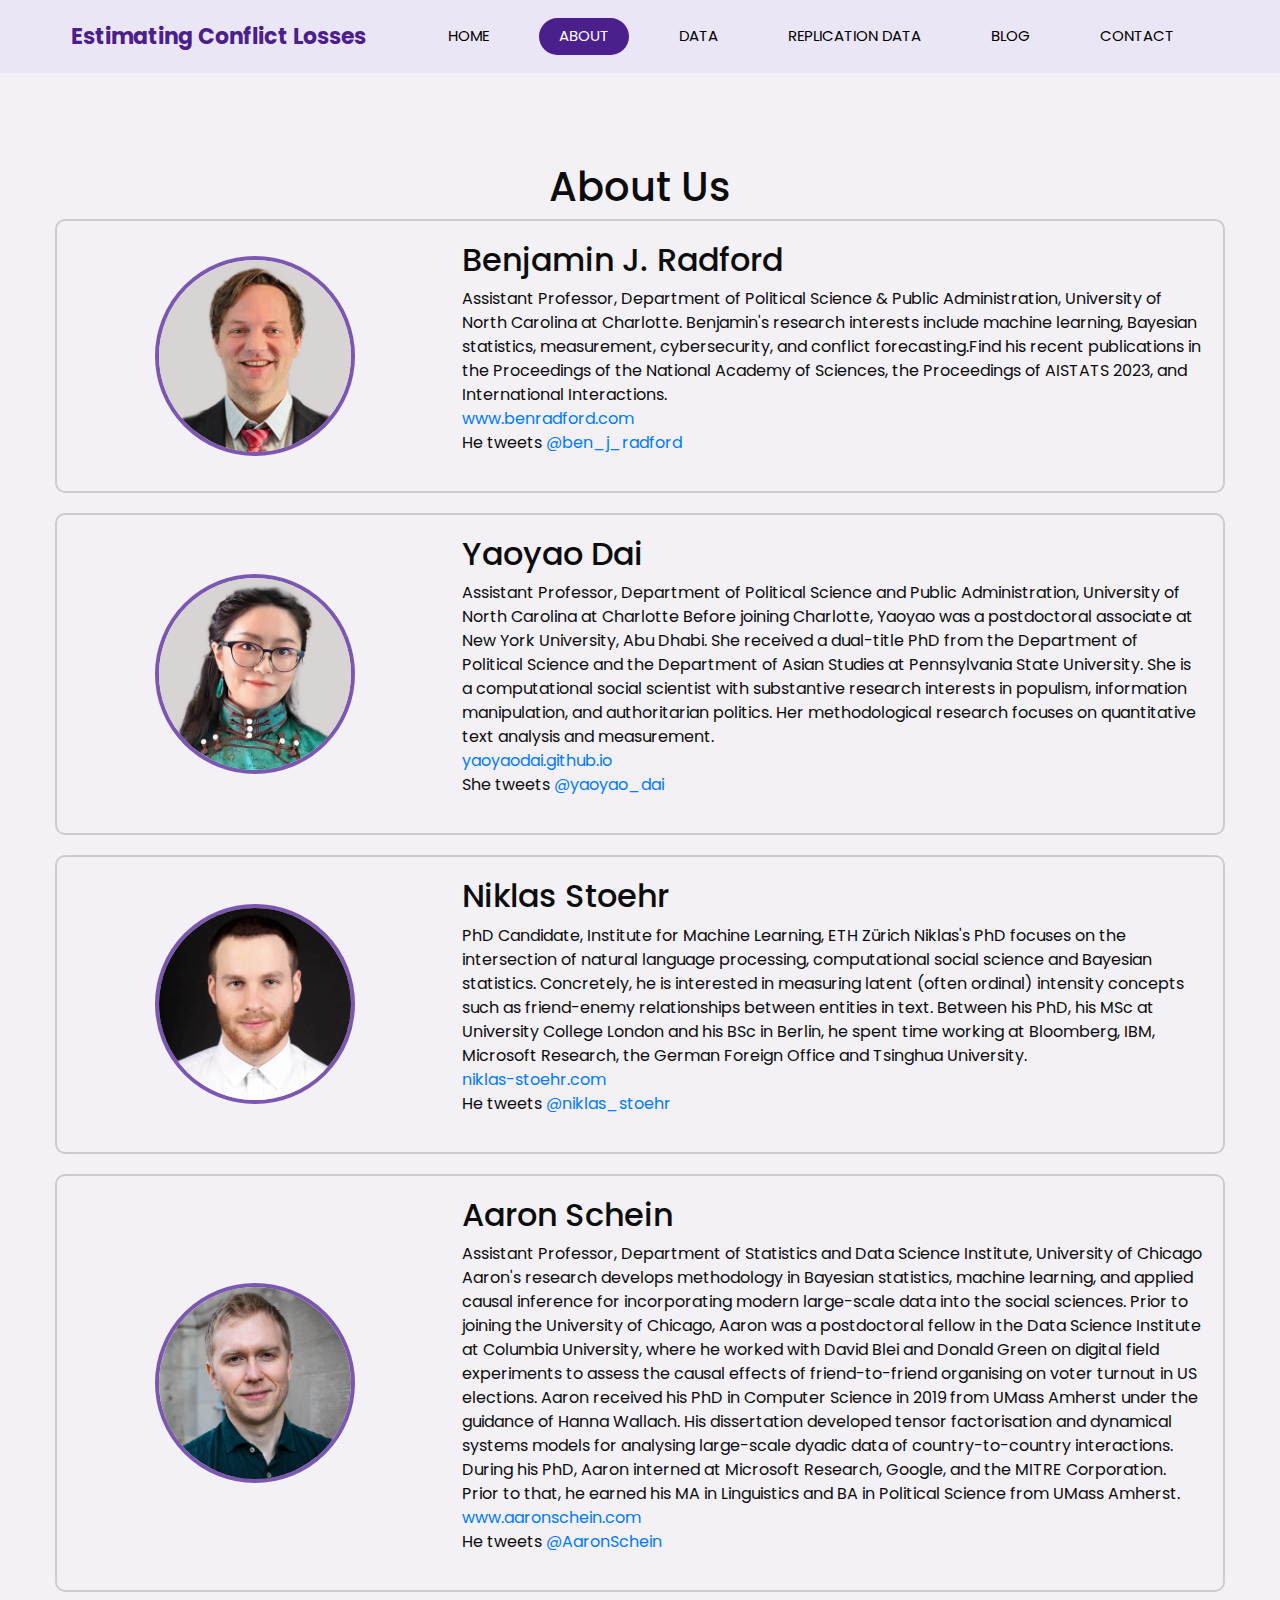
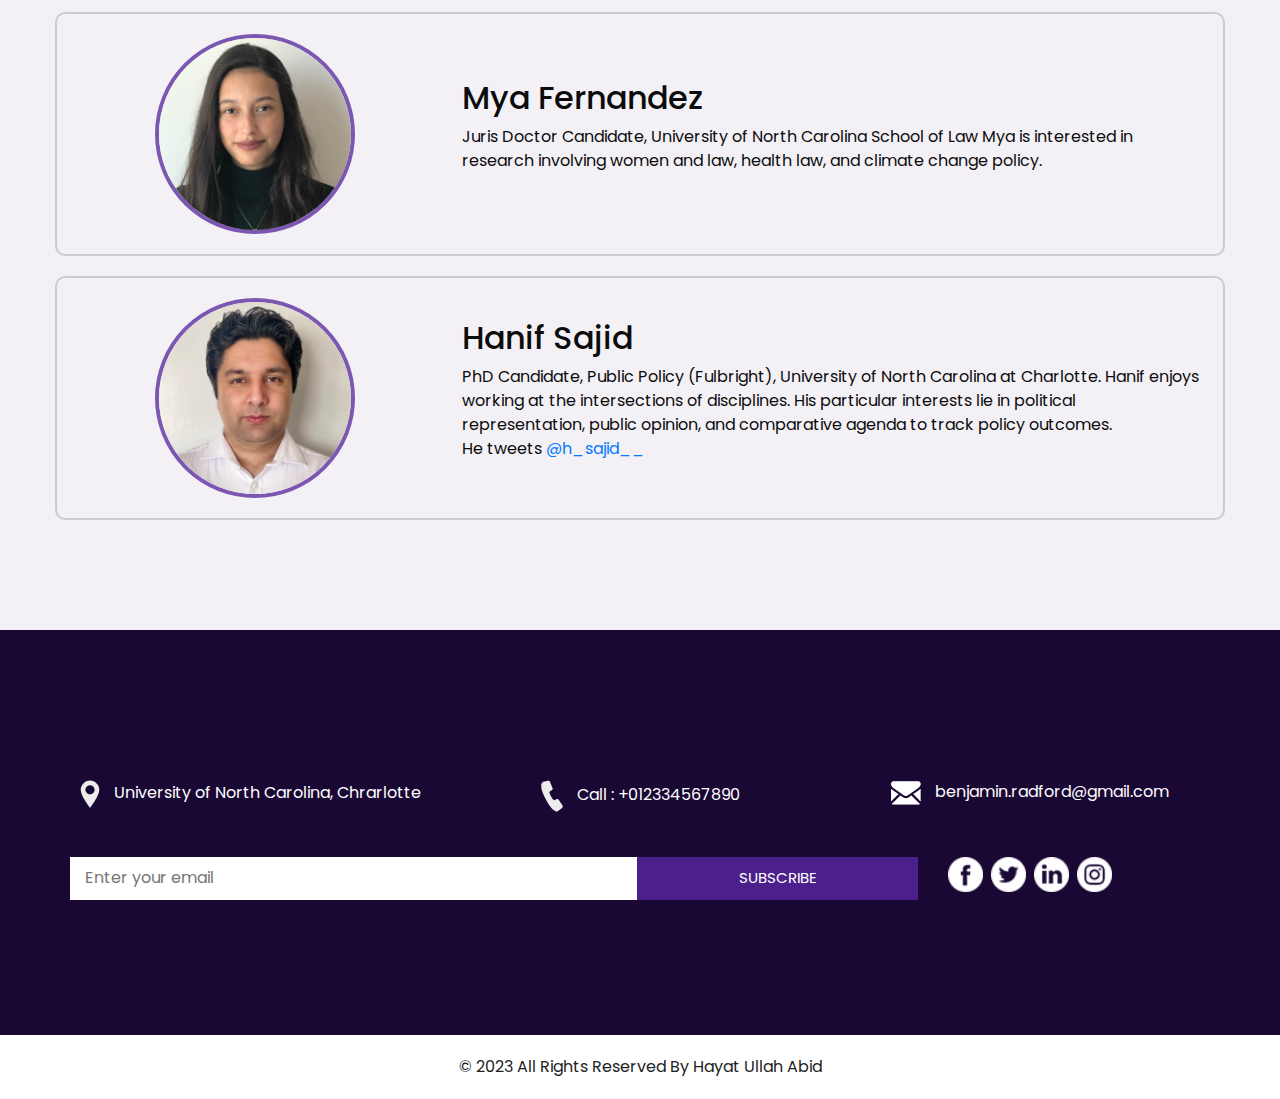
<file: about.html>
<!DOCTYPE html>
<html>

<head>
  <!-- Basic -->
  <meta charset="utf-8" />
  <meta http-equiv="X-UA-Compatible" content="IE=edge" />
  <!-- Mobile Metas -->
  <meta name="viewport" content="width=device-width, initial-scale=1, shrink-to-fit=no" />
  <!-- Site Metas -->
  <meta name="keywords" content="" />
  <meta name="description" content="" />
  <meta name="author" content="" />

  <title>Estimating Conflict Losses and Reporting Biases</title>

  <!-- slider stylesheet -->
  <link rel="stylesheet" type="text/css" href="https://cdnjs.cloudflare.com/ajax/libs/OwlCarousel2/2.1.3/assets/owl.carousel.min.css" />

  <!-- bootstrap core css -->
  <link rel="stylesheet" type="text/css" href="bootstrap.css" />

  <!-- fonts style -->
  <link href="https://fonts.googleapis.com/css?family=Poppins:400,600,700&display=swap" rel="stylesheet">
  <!-- Custom styles for this template -->
  <link href="style.css" rel="stylesheet" />
  <!-- responsive style -->
  <link href="responsive.css" rel="stylesheet" />

  <style>
    /* Custom CSS for border and curved corners */
    .team-member {
        border: 2px solid #ccc; /* Add border */
        border-radius: 10px; /* Add rounded corners */
        padding: 20px; /* Add padding for spacing */
        margin-bottom: 20px; /* Add margin between team members */
    }

    /* Circular image style */
    .team-member img {
        max-width: 200px; /* Limit image width */
        width: 100%; /* Ensure image fills its container */
        display: block; /* Remove any extra spacing */
        margin: 0 auto; /* Center the image horizontally */
        border: 4px solid #7b57b2; /* Add purple circular border */
        border-radius: 50%; /* Make the image circular */
    }

    /* Move text and bio to the left */
    .team-member .col-md-8 {
        text-align: left;
    }
</style>
</head>

<body class="sub_page">

  <div class="hero_area">
    <!-- header section strats -->
    <header class="header_section">
      <div class="container">
        <nav class="navbar navbar-expand-lg custom_nav-container ">
          <a class="navbar-brand" href="index.html">
            <!-- <img src="logo.png" alt=""> -->
            <span>
              Estimating Conflict Losses
            </span>
          </a>
          <button class="navbar-toggler" type="button" data-toggle="collapse" data-target="#navbarSupportedContent" aria-controls="navbarSupportedContent" aria-expanded="false" aria-label="Toggle navigation">
            <span class="s-1"> </span>
            <span class="s-2"> </span>
            <span class="s-3"> </span>
          </button>

          <div class="collapse navbar-collapse" id="navbarSupportedContent">
            <div class="d-flex ml-auto flex-column flex-lg-row align-items-center">
              <ul class="navbar-nav  ">
                <li class="nav-item">
                  <a class="nav-link" href="index.html">Home </a>
                </li>
                <li class="nav-item active">
                  <a class="nav-link" href="about.html"> About <span class="sr-only">(current)</span></a>
                </li>
                <li class="nav-item">
                  <a class="nav-link" href="data.html"> Data </a>
                </li>
                <li class="nav-item">
                  <a class="nav-link" href="replicate.html">Replication Data </a>
                </li>
                <li class="nav-item">
                  <a class="nav-link" href="blog.html"> Blog </a>
                </li>
                <li class="nav-item">
                  <a class="nav-link" href="contact.html">Contact </a>
                </li>
              </ul>
            </div>
          </div>
        </nav>
      </div>
    </header>
    <!-- end header section -->
  </div>



  <!-- about section -->
  <!-- <section class="about_section layout_padding"> -->
    <!-- <div class="container">
      <div class="row">
        <div class="col-md-6">
          <div class="detail-box">
            <div class="heading_container">
              <h2>
                About Us
              </h2>
              <img src="" alt="">
            </div>
            <p>
              Lorem ipsum dolor sit amet, consectetur adipiscing elit, sed do
              eiusmod tempor incididunt ut labore et dolore magna aliqua. Ut
              enim ad minim veniam, quis nostrud exercitation ullamco laboris
              nisi ut aliquip ex ea commodo consequat. Duis aute irure dolor
              in reprehenderit in voluptate velit
            </p>
            <a href="">
              Read More
            </a>
          </div>
        </div>
        <div class="col-md-6">
          <div class="img_container">
            <div class="img-box b1">
              <img src="./hanif.jpg" alt="" />
            </div>
            <div class="img-box b2">
              <img src="./hanif2.jpg" alt="" />
            </div>
          </div>

        </div>

      </div>
    </div> -->
    <section class="about_section layout_padding">
    <div class="container">
      <h1 style="text-align: center;">About Us</h1>
      <div class="row">
          
          <div class="col-md-12 team-member">
              <div class="row">
                  <div class="col-md-4">
                      <img src="1.jpg" alt="Team Member 1">
                  </div>
                  <div class="col-md-8">
                      <h2>Benjamin J. Radford</h2>
                      <p>Assistant Professor, Department of Political Science & Public Administration, University of North Carolina at Charlotte. Benjamin's research interests include machine learning, Bayesian statistics, measurement, cybersecurity, and conflict forecasting.Find his recent publications in the Proceedings of the National Academy of Sciences, the Proceedings of AISTATS 2023, and International Interactions. 
                          <br> 
                          <a href="https://www.benradford.com/" target="_blank">www.benradford.com</a> <br>
                          He tweets <a href="https://twitter.com/ben_j_radford" target="_blank">@ben_j_radford</a>
                      </p>
                  </div>
              </div>
          </div>
      </div>
      <div class="row">
          
          <div class="col-md-12 team-member">
              <div class="row">
                  <div class="col-md-4">
                      <img src="2.jpg" alt="Team Member 2">
                  </div>
                  <div class="col-md-8">
                      <h2>Yaoyao Dai</h2>
                      <p>Assistant Professor, Department of Political Science and Public Administration, University of North Carolina at Charlotte
                          Before joining Charlotte, Yaoyao was a postdoctoral associate at New York University, Abu Dhabi.
                          
                          She received a dual-title PhD from the Department of Political Science and the Department of Asian Studies at Pennsylvania State University.
                          
                          She is a computational social scientist with substantive research interests in populism, information manipulation, and authoritarian politics.
                          
                          Her methodological research focuses on quantitative text analysis and measurement.

                          <br><a href="https://yaoyaodai.github.io/" target="_blank">yaoyaodai.github.io</a> <br>
                          She tweets  <a href="https://twitter.com/yaoyao_dai" target="_blank">@yaoyao_dai</a>
                          
                          
                          
                          </p>
                  </div>
              </div>
          </div>
      </div>
      <div class="row">
          
          <div class="col-md-12 team-member">
              <div class="row">
                  <div class="col-md-4">
                      <img src="3.jpg" alt="Team Member 2">
                  </div>
                  <div class="col-md-8">
                      <h2>Niklas Stoehr</h2>
                      <p>PhD Candidate, Institute for Machine Learning, ETH Zürich
                          Niklas's PhD focuses on the intersection of natural language processing, computational social science and Bayesian statistics.
                          
                          Concretely, he is interested in measuring latent (often ordinal) intensity concepts such as friend-enemy relationships between entities in text.
                          
                          Between his PhD, his MSc at University College London and his BSc in Berlin, he spent time working at Bloomberg, IBM, Microsoft Research, the German Foreign Office and Tsinghua University.
                          
                          <br><a href="http://niklas-stoehr.com/" target="_blank">niklas-stoehr.com</a> <br>
                          He tweets <a href="https://twitter.com/niklas_stoehr" target="_blank">@niklas_stoehr</a>
                          
                          
                          </p>
                  </div>
              </div>
          </div>
      </div>
      <div class="row">
          
          <div class="col-md-12 team-member">
              <div class="row">
                  <div class="col-md-4">
                      <img src="4.jpg" alt="Team Member 2">
                  </div>
                  <div class="col-md-8">
                      <h2>Aaron Schein</h2>
                      <p>Assistant Professor, Department of Statistics and Data Science Institute, University of Chicago
                          Aaron's research develops methodology in Bayesian statistics, machine learning, and applied causal inference for incorporating modern large-scale data into the social sciences.
                          
                          Prior to joining the University of Chicago, Aaron was a postdoctoral fellow in the Data Science Institute at Columbia University, where he worked with David Blei and Donald Green on digital field experiments to assess the causal effects of friend-to-friend organising on voter turnout in US elections.
                          
                          Aaron received his PhD in Computer Science in 2019 from UMass Amherst under the guidance of Hanna Wallach.
                          
                          His dissertation developed tensor factorisation and dynamical systems models for analysing large-scale dyadic data of country-to-country interactions.
                          
                          During his PhD, Aaron interned at Microsoft Research, Google, and the MITRE Corporation.
                          
                          Prior to that, he earned his MA in Linguistics and BA in Political Science from UMass Amherst.

                          <br><a href="https://www.aaronschein.com/" target="_blank">www.aaronschein.com</a> <br>
                          He tweets <a href="https://twitter.com/AaronSchein" target="_blank">@AaronSchein</a>
                          
                          
                          </p>
                  </div>
              </div>
          </div>
      </div>
      <div class="row">
          
          <div class="col-md-12 team-member">
              <div class="row">
                  <div class="col-md-4">
                      <img src="5.jpg" alt="Team Member 2">
                  </div>
                  <div class="col-md-8">
                      <h2>Mya Fernandez</h2>
                      <p>Juris Doctor Candidate, University of North Carolina School of Law
                          Mya is interested in research involving women and law, health law, and climate change policy.</p>
                  </div>
              </div>
          </div>
      </div>
      <div class="row">
          
          <div class="col-md-12 team-member">
              <div class="row">
                  <div class="col-md-4">
                      <img src="6.jpg" alt="Team Member 2">
                  </div>
                  <div class="col-md-8">
                      <h2>Hanif Sajid</h2>
                      <p>PhD Candidate, Public Policy (Fulbright), University of North Carolina at Charlotte.
                          Hanif enjoys working at the intersections of disciplines.
                          
                          His particular interests lie in political representation, public opinion, and comparative agenda to track policy outcomes.
                          <br>He tweets <a href="https://twitter.com/h_sajid__" target="_blank">@h_sajid__</a>
                        </p>
                  </div>
              </div>
          </div>
      </div>
  </div>
  </section>

  <!-- end about section -->

  <!-- info section -->

  <section class="info_section layout_padding">
    <div class="container">
      <div class="info_contact">
        <div class="row">
          <div class="col-md-4">
            <a href="">
              <img src="location-white.png" alt="">
              <span>
                University of North Carolina, Chrarlotte
              </span>
            </a>
          </div>
          <div class="col-md-4">
            <a href="">
              <img src="telephone-white.png" alt="">
              <span>
                Call : +012334567890
              </span>
            </a>
          </div>
          <div class="col-md-4">
            <a href="">
              <img src="envelope-white.png" alt="">
              <span>
                benjamin.radford@gmail.com
              </span>
            </a>
          </div>
        </div>
      </div>
      <div class="row">
        <div class="col-md-8 col-lg-9">
          <div class="info_form">
            <form action="">
              <input type="text" placeholder="Enter your email">
              <button>
                subscribe
              </button>
            </form>
          </div>
        </div>
        <div class="col-md-4 col-lg-3">
          <div class="info_social">
            <div>
              <a href="">
                <img src="fb.png" alt="">
              </a>
            </div>
            <div>
              <a href="">
                <img src="twitter.png" alt="">
              </a>
            </div>
            <div>
              <a href="">
                <img src="linkedin.png" alt="">
              </a>
            </div>
            <div>
              <a href="">
                <img src="instagram.png" alt="">
              </a>
            </div>
          </div>
        </div>
      </div>

    </div>
  </section>

  <!-- end info section -->

  <!-- footer section -->
  <footer class="container-fluid footer_section">
    <div class="container">
      <div class="row">
        <div class="col-lg-7 col-md-9 mx-auto">
          <p>
            &copy; 2023 All Rights Reserved By
            <a href="https://www.linkedin.com/in/hayat-ullah-abid/">Hayat Ullah Abid</a>
          </p>
        </div>
      </div>
    </div>
  </footer>
  <!-- footer section -->


  <script src="jquery-3.4.1.min.js"></script>
  <script src="bootstrap.js"></script>

</body>

</html>
</file>
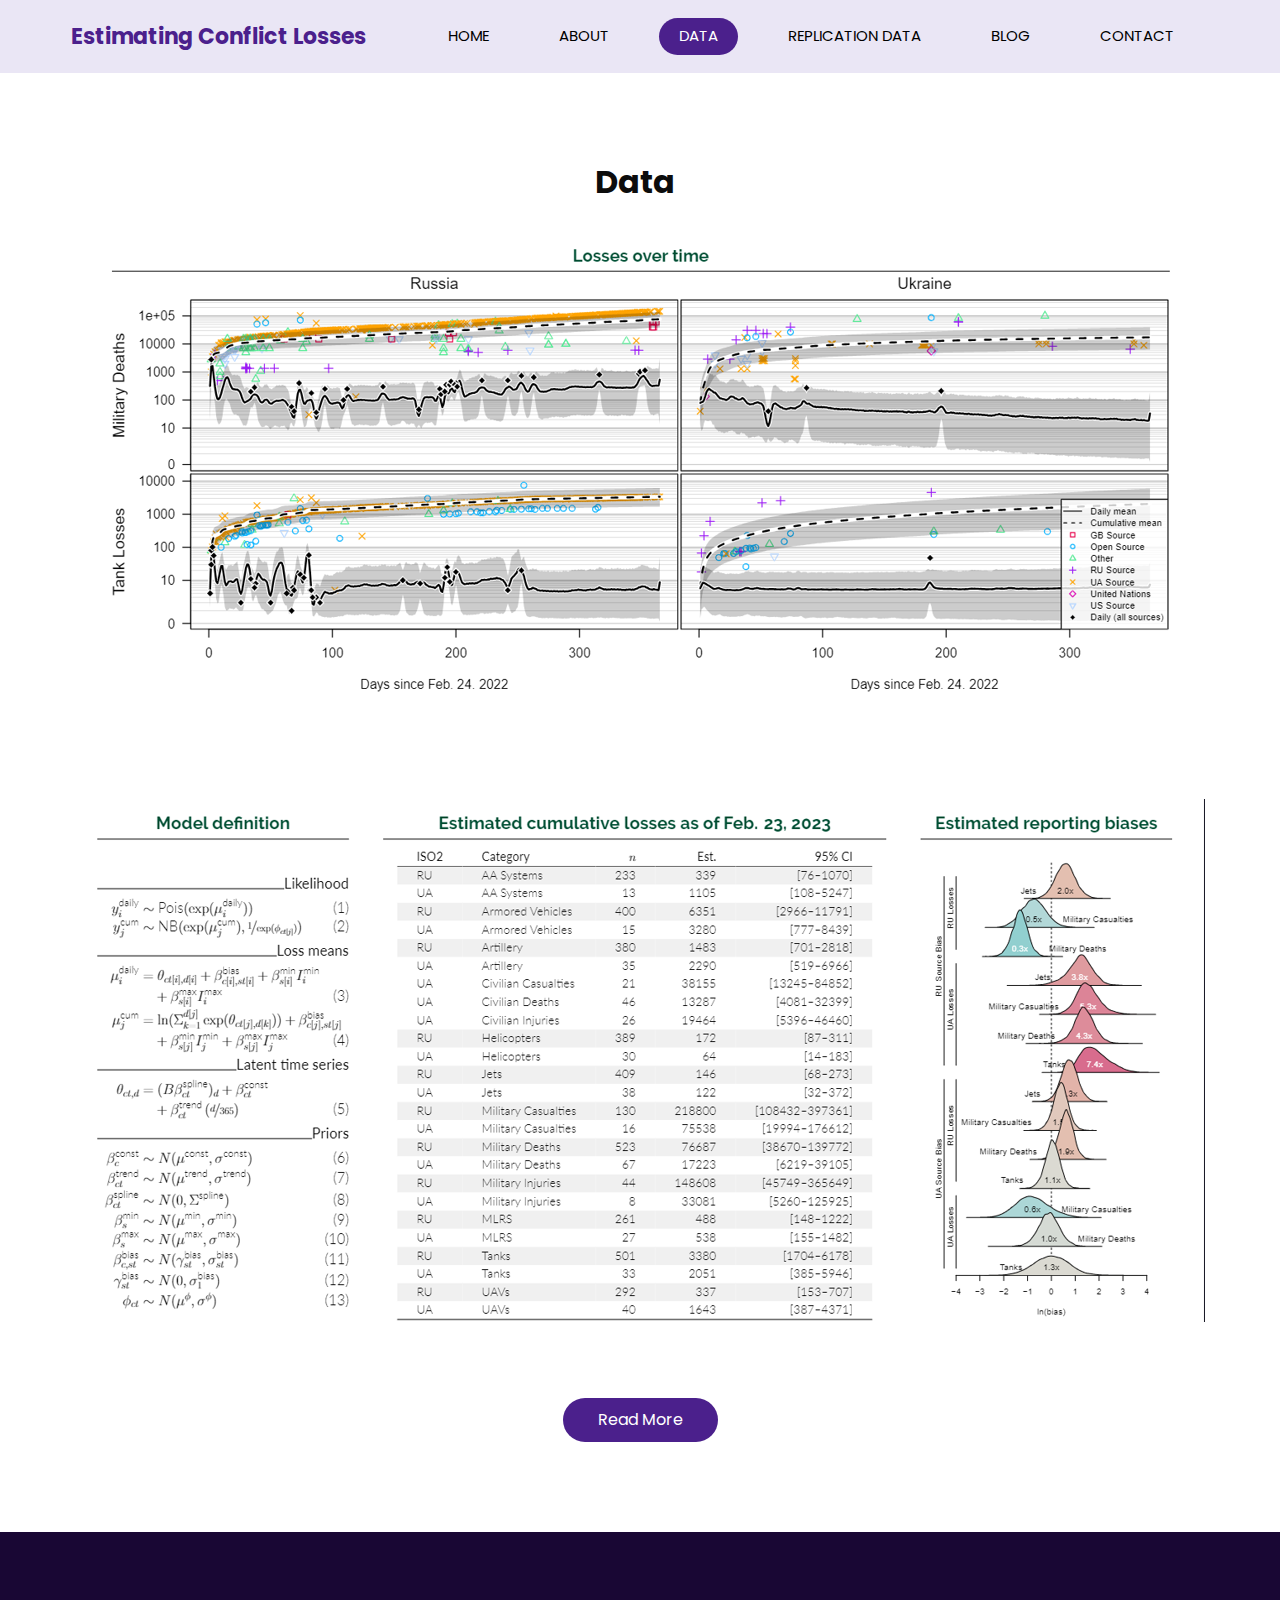
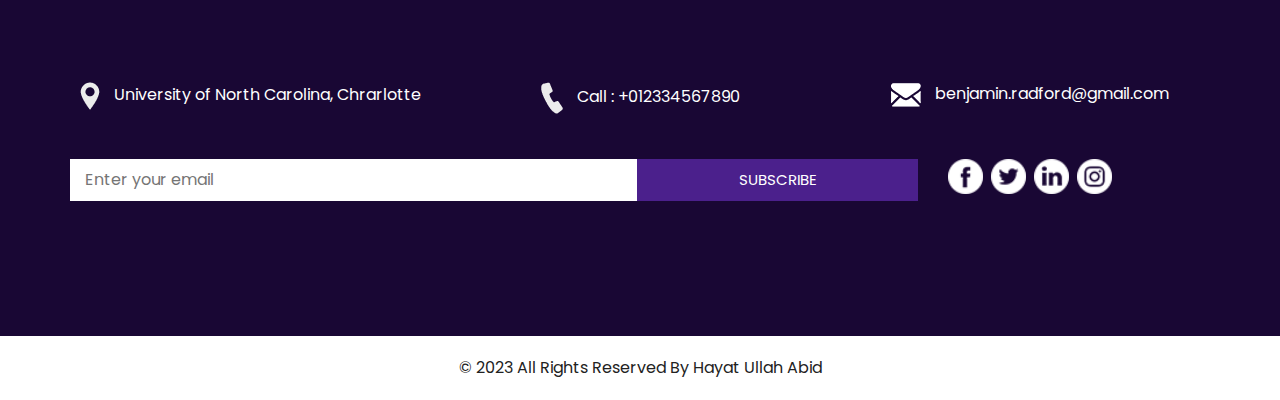
<file: data.html>
<!DOCTYPE html>
<html>

<head>
  <!-- Basic -->
  <meta charset="utf-8" />
  <meta http-equiv="X-UA-Compatible" content="IE=edge" />
  <!-- Mobile Metas -->
  <meta name="viewport" content="width=device-width, initial-scale=1, shrink-to-fit=no" />
  <!-- Site Metas -->
  <meta name="keywords" content="" />
  <meta name="description" content="" />
  <meta name="author" content="" />

  <title>Estimating Conflict Losses and Reporting Biases</title>

  <!-- slider stylesheet -->
  <link rel="stylesheet" type="text/css" href="https://cdnjs.cloudflare.com/ajax/libs/OwlCarousel2/2.1.3/assets/owl.carousel.min.css" />

  <!-- bootstrap core css -->
  <link rel="stylesheet" type="text/css" href="bootstrap.css" />

  <!-- fonts style -->
  <link href="https://fonts.googleapis.com/css?family=Poppins:400,600,700&display=swap" rel="stylesheet">
  <!-- Custom styles for this template -->
  <link href="style.css" rel="stylesheet" />
  <!-- responsive style -->
  <link href="responsive.css" rel="stylesheet" />
</head>

<body class="sub_page">

  <div class="hero_area">
    <!-- header section strats -->
    <header class="header_section">
      <div class="container">
        <nav class="navbar navbar-expand-lg custom_nav-container ">
          <a class="navbar-brand" href="index.html">
            <!-- <img src="logo.png" alt=""> -->
            <span>
              Estimating Conflict Losses
            </span>
          </a>
          <button class="navbar-toggler" type="button" data-toggle="collapse" data-target="#navbarSupportedContent" aria-controls="navbarSupportedContent" aria-expanded="false" aria-label="Toggle navigation">
            <span class="s-1"> </span>
            <span class="s-2"> </span>
            <span class="s-3"> </span>
          </button>

          <div class="collapse navbar-collapse" id="navbarSupportedContent">
            <div class="d-flex ml-auto flex-column flex-lg-row align-items-center">
              <ul class="navbar-nav">
                <li class="nav-item ">
                  <a class="nav-link" href="index.html">Home </a>
                </li>
                <li class="nav-item">
                  <a class="nav-link" href="about.html"> About</a>
                </li>
                <li class="nav-item active">
                  <a class="nav-link" href="data.html"> Data <span class="sr-only">(current)</span></a>
                </li>
                <li class="nav-item">
                  <a class="nav-link" href="replicate.html">Replication Data </a>
                </li>
                <li class="nav-item">
                  <a class="nav-link" href="blog.html"> Blog </a>
                </li>
                <li class="nav-item">
                  <a class="nav-link" href="contact.html">Contact </a>
                </li>
              </ul>
            </div>
          </div>
        </nav>
      </div>
    </header>
    <!-- end header section -->
  </div>


  <!-- data section -->
  <section class="service_section layout_padding">
    <div class="container">
      <div class="heading_container">
        <h2>
          Data
        </h2>
        <!-- <img src="" alt=""> -->
      </div>
  
      <div class="service_container">
        <!-- Div 1 -->
        <div class="">
          <div class="img-box">
            <img src="Losses over time.png" class="" alt="Image 1">
          </div>
          <div class="detail-box">
            <h5>
              <!-- Losses Over Time -->
            </h5>
            <p>
              <!-- Description for Service 1 -->
            </p>
          </div>
        </div>
        
        

        <!-- Div 2 -->
        <div class="">
          <br>
          <br>
          <br>

          <div class="img-box">
            <img src="./Models+other graphs.png" class="" alt="Image 2">
          </div>
          <div class="detail-box">
            <h5>
              <!-- Service 2 -->
            </h5>
            <p>
              <!-- Description for Service 2 -->
            </p>
          </div>
        </div>
        
        <!-- Div 3 -->
        <!-- <div class="box">
          <div class="img-box">
            <img src="image3.jpg" class="img1" alt="Image 3">
          </div>
          <div class="detail-box">
            <h5>
              Service 3
            </h5>
            <p>
              Description for Service 3
            </p>
          </div>
        </div>
         -->
        <!-- Div 4 -->
        <!-- <div class="box">
          <div class="img-box">
            <img src="image4.jpg" class="img1" alt="Image 4">
          </div>
          <div class="detail-box">
            <h5>
              Service 4
            </h5>
            <p>
              Description for Service 4
            </p>
          </div>
        </div> -->
      </div>

      <div class="btn-box">
        <a href="https://www.pnas.org/doi/10.1073/pnas.2307372120" target="_blank">
          Read More
        </a>
      </div>
    </div>
  </section>
  <!-- end data section -->



  <!-- info section -->

  <section class="info_section layout_padding">
    <div class="container">
      <div class="info_contact">
        <div class="row">
          <div class="col-md-4">
            <a href="">
              <img src="location-white.png" alt="">
              <span>
                University of North Carolina, Chrarlotte
              </span>
            </a>
          </div>
          <div class="col-md-4">
            <a href="">
              <img src="telephone-white.png" alt="">
              <span>
                Call : +012334567890
              </span>
            </a>
          </div>
          <div class="col-md-4">
            <a href="">
              <img src="envelope-white.png" alt="">
              <span>
                benjamin.radford@gmail.com
              </span>
            </a>
          </div>
        </div>
      </div>
      <div class="row">
        <div class="col-md-8 col-lg-9">
          <div class="info_form">
            <form action="">
              <input type="text" placeholder="Enter your email">
              <button>
                subscribe
              </button>
            </form>
          </div>
        </div>
        <div class="col-md-4 col-lg-3">
          <div class="info_social">
            <div>
              <a href="">
                <img src="fb.png" alt="">
              </a>
            </div>
            <div>
              <a href="">
                <img src="twitter.png" alt="">
              </a>
            </div>
            <div>
              <a href="">
                <img src="linkedin.png" alt="">
              </a>
            </div>
            <div>
              <a href="">
                <img src="instagram.png" alt="">
              </a>
            </div>
          </div>
        </div>
      </div>

    </div>
  </section>

  <!-- end info section -->

  <!-- footer section -->
  <footer class="container-fluid footer_section">
    <div class="container">
      <div class="row">
        <div class="col-lg-7 col-md-9 mx-auto">
          <p>
            &copy; 2023 All Rights Reserved By
            <a href="https://www.linkedin.com/in/hayat-ullah-abid/">Hayat Ullah Abid</a>
          </p>
        </div>
      </div>
    </div>
  </footer>

  
  <!-- footer section -->


  <script src="jquery-3.4.1.min.js"></script>
  <script src="bootstrap.js"></script>
  <script src="csv.js"></script>


</body>

</html>
</file>
<file: style.css>
body {
  font-family: "Poppins", sans-serif;
  color: #0c0c0c;
  background-color: #ffffff;
}



.layout_padding {
  padding-top: 90px;
  padding-bottom: 90px;
}

.layout_padding2 {
  padding-top: 45px;
  padding-bottom: 45px;
}

.layout_padding2-top {
  padding-top: 45px;
}

.layout_padding2-bottom {
  padding-bottom: 45px;
}

.layout_padding-top {
  padding-top: 90px;
}

.layout_padding-bottom {
  padding-bottom: 90px;
}

.heading_container {
  display: -webkit-box;
  display: -ms-flexbox;
  display: flex;
  -webkit-box-pack: start;
      -ms-flex-pack: start;
          justify-content: flex-start;
  -webkit-box-align: center;
      -ms-flex-align: center;
          align-items: center;
  text-align: center;
}

.heading_container h2 {
  position: relative;
  font-weight: bold;
  margin-right: 10px;
}

.heading_container img {
  width: 30px;
}

/*header section*/
.hero_area {
  height: 98vh;
  position: relative;
  display: -webkit-box;
  display: -ms-flexbox;
  display: flex;
  -webkit-box-orient: vertical;
  -webkit-box-direction: normal;
      -ms-flex-direction: column;
          flex-direction: column;
  background-color: #eae6f5;
}

.sub_page .hero_area {
  height: auto;
}

.header_section .container {
  padding: 0;
}

.header_section .nav_container {
  margin: 0 auto;
}

.custom_nav-container .navbar-nav .nav-item .nav-link {
  padding: 7px 20px;
  margin: 10px 15px;
  color: #000000;
  text-align: center;
  border-radius: 35px;
  text-transform: uppercase;
  font-size: 15px;
}

.custom_nav-container .navbar-nav .nav-item.active .nav-link, .custom_nav-container .navbar-nav .nav-item:hover .nav-link {
  background-color: #4b208c;
  color: #ffffff;
}

a,
a:hover,
a:focus {
  text-decoration: none;
}

a:hover,
a:focus {
  color: initial;
}

.btn,
.btn:focus {
  outline: none !important;
  -webkit-box-shadow: none;
          box-shadow: none;
}

.custom_nav-container .nav_search-btn {
  background-image: url(../images/search-icon.png);
  background-size: 22px;
  background-repeat: no-repeat;
  background-position-y: 7px;
  width: 35px;
  height: 35px;
  padding: 0;
  border: none;
}

.navbar-brand {
  display: -webkit-box;
  display: -ms-flexbox;
  display: flex;
  -webkit-box-align: center;
      -ms-flex-align: center;
          align-items: center;
}

.navbar-brand img {
  margin-right: 5px;
  width: 35px;
}

.navbar-brand span {
  font-size: 22px;
  font-weight: 700;
  color: #4b208c;
}

.custom_nav-container {
  z-index: 99999;
}

.navbar-expand-lg .navbar-collapse {
  -webkit-box-align: end;
      -ms-flex-align: end;
          align-items: flex-end;
}

.custom_nav-container .navbar-toggler {
  outline: none;
}

.custom_nav-container .navbar-toggler {
  padding: 0;
  width: 37px;
  height: 42px;
}

.custom_nav-container .navbar-toggler span {
  display: block;
  width: 35px;
  height: 4px;
  background-color: #190734;
  margin: 7px 0;
  -webkit-transition: all .3s;
  transition: all .3s;
}

.custom_nav-container .navbar-toggler[aria-expanded="true"] .s-1 {
  -webkit-transform: rotate(45deg);
          transform: rotate(45deg);
  margin: 0;
  margin-bottom: -4px;
}

.custom_nav-container .navbar-toggler[aria-expanded="true"] .s-2 {
  display: none;
}

.custom_nav-container .navbar-toggler[aria-expanded="true"] .s-3 {
  -webkit-transform: rotate(-45deg);
          transform: rotate(-45deg);
  margin: 0;
  margin-top: -4px;
}

.custom_nav-container .navbar-toggler[aria-expanded="false"] .s-1,
.custom_nav-container .navbar-toggler[aria-expanded="false"] .s-2,
.custom_nav-container .navbar-toggler[aria-expanded="false"] .s-3 {
  -webkit-transform: none;
          transform: none;
}

/*end header section*/
/* slider section */
.slider_section {
  -webkit-box-flex: 1;
      -ms-flex: 1;
          flex: 1;
  display: -webkit-box;
  display: -ms-flexbox;
  display: flex;
  -webkit-box-align: center;
      -ms-flex-align: center;
          align-items: center;
  position: relative;
  z-index: 2;
  color: #3b3a3a;
  padding-bottom: 90px;
}

.slider_section .row {
  -webkit-box-align: center;
      -ms-flex-align: center;
          align-items: center;
}

.slider_section .detail_box {
  color: #000000;
}

.slider_section .detail_box h1 {
  text-transform: uppercase;
  font-weight: bold;
}

.slider_section .detail_box p {
  margin-top: 20px;
}

.slider_section .detail_box a {
  display: inline-block;
  padding: 10px 40px;
  background-color: #4b208c;
  color: #ffffff;
  border-radius: 35px;
  margin-top: 35px;
}

.slider_section .detail_box a:hover {
  background-color: #5625a1;
}

.slider_section .img_container {
  border: 7px solid #7b57b2;
  border-radius: 100%;
  overflow: hidden;
}

.slider_section .img_container div#carouselExampleContarols {
  width: 100%;
  position: unset;
}

.slider_section .img_container .img-box img {
  width: 100%;
}

.slider_section .carousel-control-prev,
.slider_section .carousel-control-next {
  top: initial;
  left: initial;
  bottom: 5%;
  right: 10%;
  width: 45px;
  height: 45px;
  border: none;
  border-radius: 100%;
  opacity: 1;
  background-repeat: no-repeat;
  background-size: 8px;
  background-position: center;
}

.slider_section .carousel-control-prev {
  background-image: url(../images/prev.png);
  background-color: #ffffff;
  -webkit-transform: translate(-85px, 30px);
          transform: translate(-85px, 30px);
}

.slider_section .carousel-control-next {
  background-image: url(../images/next.png);
  background-color: #4b208c;
  -webkit-transform: translate(-45px, 0);
          transform: translate(-45px, 0);
}

.service_section {
  text-align: center;
}

.service_section .heading_container {
  -webkit-box-pack: center;
      -ms-flex-pack: center;
          justify-content: center;
}

.service_section .service_container {
  display: -webkit-box;
  display: -ms-flexbox;
  display: flex;
  -webkit-box-pack: center;
      -ms-flex-pack: center;
          justify-content: center;
  padding: 35px 0;
  -ms-flex-wrap: wrap;
      flex-wrap: wrap;
}

.service_section .service_container .box {
  margin: 25px 1%;
  -ms-flex-preferred-size: 31%;
      flex-basis: 31%;
  padding: 35px 25px 25px;
  border-radius: 15px;
  -webkit-box-shadow: 0 0 10px 0 rgba(0, 0, 0, 0.15);
          box-shadow: 0 0 10px 0 rgba(0, 0, 0, 0.15);
  border-top: 15px solid transparent;
  overflow: hidden;
  -webkit-transition: all .1s;
  transition: all .1s;
}

.service_section .service_container .box .img-box {
  display: -webkit-box;
  display: -ms-flexbox;
  display: flex;
  -webkit-box-pack: center;
      -ms-flex-pack: center;
          justify-content: center;
  -webkit-box-align: center;
      -ms-flex-align: center;
          align-items: center;
  height: 125px;
}

.service_section .service_container .box .img-box img {
  width: 90px;
}

.service_section .service_container .box .detail-box {
  margin-top: 25px;
}

.service_section .service_container .box .detail-box h5 {
  color: #2e0e5f;
  font-weight: 600;
  position: relative;
}

.service_section .service_container .box:hover, .service_section .service_container .box.active {
  border-top: 15px solid #512a97;
}

.service_section .btn-box {
  display: -webkit-box;
  display: -ms-flexbox;
  display: flex;
  -webkit-box-pack: center;
      -ms-flex-pack: center;
          justify-content: center;
  margin-top: 25px;
}

.service_section .btn-box a {
  display: inline-block;
  padding: 10px 35px;
  background-color: #4b208c;
  color: #ffffff;
  border-radius: 35px;
}

.service_section .btn-box a:hover {
  background-color: #5625a1;
}

.about_section {
  background-color: #f3f0f6;
}

.about_section .row {
  -webkit-box-align: center;
      -ms-flex-align: center;
          align-items: center;
}

.about_section .img_container {
  display: -webkit-box;
  display: -ms-flexbox;
  display: flex;
  -webkit-box-orient: vertical;
  -webkit-box-direction: normal;
      -ms-flex-direction: column;
          flex-direction: column;
}

.about_section .img_container .img-box {
  border: 5px solid #7b57b2;
  border-radius: 100%;
  overflow: hidden;
}

.about_section .img_container .img-box.b1 {
  width: 70%;
}

.about_section .img_container .img-box.b2 {
  width: 50%;
  margin-left: auto;
  margin-top: -12%;
}

.about_section .img_container .img-box img {
  width: 100%;
}

.about_section .detail-box {
  margin-right: 15%;
}

.about_section .detail-box p {
  margin-top: 25px;
}

.about_section .detail-box a {
  display: inline-block;
  padding: 10px 35px;
  background-color: #4b208c;
  color: #ffffff;
  border-radius: 5px;
  margin: 25px 0 45px 0;
}

.about_section .detail-box a:hover {
  background-color: #5625a1;
}

.blog_section .heading_container {
  -webkit-box-pack: center;
      -ms-flex-pack: center;
          justify-content: center;
}

.blog_section .heading_container h2::before {
  background-color: #ffffff;
}

.blog_section .box {
  margin-top: 55px;
  background-color: #ffffff;
  -webkit-box-shadow: 0 0 10px 0 rgba(0, 0, 0, 0.15);
          box-shadow: 0 0 10px 0 rgba(0, 0, 0, 0.15);
}

.blog_section .box .img-box {
  position: relative;
}

.blog_section .box .img-box img {
  width: 100%;
}

.blog_section .box .detail-box {
  padding: 25px 25px 15px;
}

.blog_section .box .detail-box h5 {
  font-weight: bold;
}

.contact_section {
  position: relative;
}

.contact_section form {
  margin-top: 45px;
  padding-right: 35px;
}

.contact_section input {
  width: 100%;
  border: none;
  height: 50px;
  margin-bottom: 25px;
  padding-left: 25px;
  background-color: transparent;
  outline: none;
  color: #101010;
  -webkit-box-shadow: 0px 2px 5px 0px rgba(0, 0, 0, 0.16);
  box-shadow: 0px 2px 5px 0px rgba(0, 0, 0, 0.16);
}

.contact_section input::-webkit-input-placeholder {
  color: #737272;
}

.contact_section input:-ms-input-placeholder {
  color: #737272;
}

.contact_section input::-ms-input-placeholder {
  color: #737272;
}

.contact_section input::placeholder {
  color: #737272;
}

.contact_section input.message-box {
  height: 120px;
}

.contact_section button {
  border: none;
  display: inline-block;
  padding: 12px 45px;
  background-color: #4b208c;
  color: #ffffff;
  border-radius: 0px;
  margin-top: 35px;
}

.contact_section button:hover {
  background-color: #5625a1;
}

.contact_section .map_container {
  height: 100%;
  min-height: 325px;
}

.contact_section .map_container .map-responsive {
  height: 100%;
}

.footer_bg {
  background-image: url(../images/footer-bg.png);
  background-size: cover;
  background-position: top;
}

/* info section */
.info_section {
  background-color: #190734;
  color: #ffffff;
}

.info_section h6 {
  font-weight: bold;
}

.info_section .info_contact {
  margin-top: 60px;
  margin-bottom: 45px;
}

.info_section .info_contact .col-md-4 {
  display: -webkit-box;
  display: -ms-flexbox;
  display: flex;
  -webkit-box-pack: center;
      -ms-flex-pack: center;
          justify-content: center;
}

.info_section .info_contact a {
  color: #ffffff;
}

.info_section .info_contact img {
  max-width: 100%;
  margin-right: 10px;
}

.info_section .info_form {
  margin: 0 auto;
  margin-bottom: 45px;
}

.info_section .info_form h4 {
  text-transform: uppercase;
  text-align: center;
  margin-bottom: 20px;
}

.info_section .info_form form {
  display: -webkit-box;
  display: -ms-flexbox;
  display: flex;
  -webkit-box-align: center;
      -ms-flex-align: center;
          align-items: center;
}

.info_section .info_form form input {
  background-color: #ffffff;
  border: none;
  -webkit-box-flex: 2.5;
      -ms-flex: 2.5;
          flex: 2.5;
  outline: none;
  color: #000000;
  min-height: 42.4px;
  padding-left: 15px;
}

.info_section .info_form form input ::-webkit-input-placeholder {
  color: #ffffff;
  opacity: 0.2;
}

.info_section .info_form form input :-ms-input-placeholder {
  color: #ffffff;
  opacity: 0.2;
}

.info_section .info_form form input ::-ms-input-placeholder {
  color: #ffffff;
  opacity: 0.2;
}

.info_section .info_form form input ::placeholder {
  color: #ffffff;
  opacity: 0.2;
}

.info_section .info_form form button {
  -webkit-box-flex: 1;
      -ms-flex: 1;
          flex: 1;
  border: none;
  display: inline-block;
  padding: 10px 30px;
  background-color: #4b208c;
  color: #ffffff;
  border-radius: 0;
  font-size: 15px;
  text-transform: uppercase;
}

.info_section .info_form form button:hover {
  background-color: #5625a1;
}

.info_section .box {
  display: -webkit-box;
  display: -ms-flexbox;
  display: flex;
}

.info_section .info_social {
  display: -webkit-box;
  display: -ms-flexbox;
  display: flex;
}

.info_section .info_social img {
  width: 35px;
  margin-right: 8px;
}

/* end info section */
/* footer section*/
.footer_section {
  display: -webkit-box;
  display: -ms-flexbox;
  display: flex;
  -webkit-box-pack: center;
      -ms-flex-pack: center;
          justify-content: center;
  position: relative;
}

.footer_section p {
  color: #222222;
  margin: 0 auto;
  text-align: center;
  padding: 20px;
}

.footer_section p a {
  color: #222222;
}
/*# sourceMappingURL=style.css.map */
</file>
<file: responsive.css>
@media (max-width: 1120px) {}

@media (max-width: 992px) {

  .hero_area {
    height: auto;
  }

  .header_section {
    padding-top: 10px;
  }

  #navbarSupportedContent {
    margin-top: 25px;
  }

  .slider_section {

    padding-top: 75px;
    padding-bottom: 150px;

  }

  .about_section .img-box {
    margin: 0 5%;
  }

  .about_section .detail-box {
    margin-right: 5%;
  }

  .service_section .service_container .box {
    -ms-flex-preferred-size: 48%;
    flex-basis: 48%;
  }

  .about_section .img_container .img-box.b2 {
    margin-top: -5%;
  }

}

@media (max-width: 768px) {


  .slider_section .detail_box {
    text-align: center;
  }

  .slider_section .img_content {
    margin-top: 55px;
  }

  .contact_section .map_container {
    margin-top: 45px;
  }

  .info_section .info_contact a {
    margin-bottom: 15px;
  }

  .info_section .info_social {
    justify-content: center;
  }

  .service_section .service_container .box {
    flex-basis: 98%;
  }

  .contact_section form {
    padding-right: 0;
  }

  .info_section .info_contact a {
    text-align: center;
  }
}

@media (max-width: 576px) {
  .about_section .img_container .img-box.b1 {
    width: 80%;
  }

  .about_section .img_container .img-box.b2 {
    width: 55%;
  }

  .info_section .info_form form {
    flex-direction: column;
  }

  .info_section .info_form form input {
    width: 100%;
  }

  .info_section .info_form form button {
    margin-top: 15px;
    padding: 10px 40px;
  }
}

@media (max-width: 480px) {}

@media (max-width: 420px) {

  .slider_section .carousel-control-prev,
  .slider_section .carousel-control-next {
    right: 0;
  }
}

@media (max-width: 360px) {}

@media (min-width: 1200px) {
  .container {
    max-width: 1170px;
  }
}
</file>
